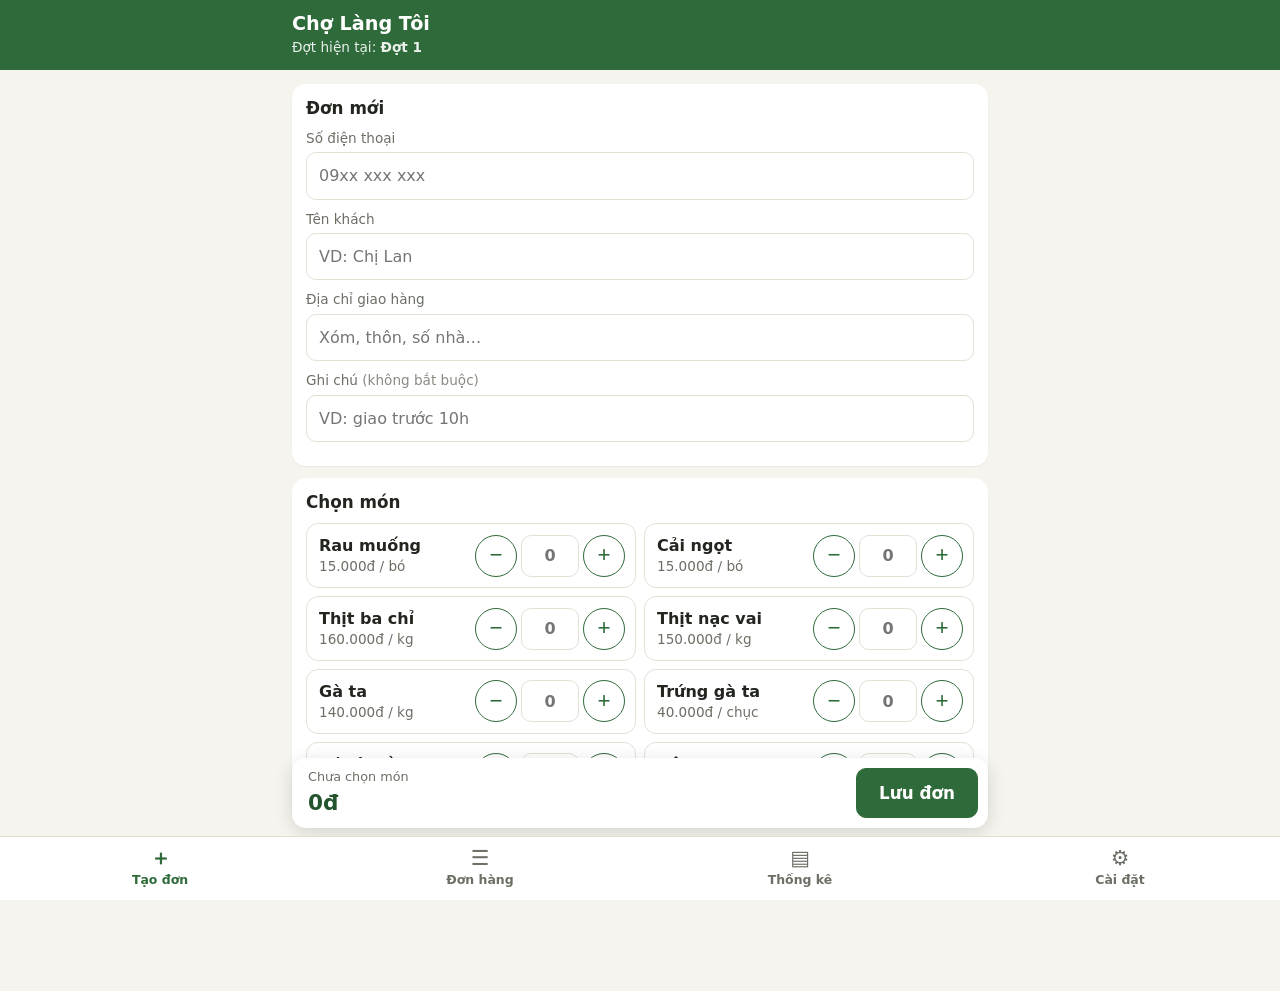
<file: index.html>
<!doctype html>
<html lang="vi">
<head>
  <meta charset="utf-8">
  <meta name="viewport" content="width=device-width, initial-scale=1, viewport-fit=cover">
  <meta name="theme-color" content="#2f6b3a">
  <meta name="apple-mobile-web-app-capable" content="yes">
  <meta name="apple-mobile-web-app-title" content="Chợ Làng Tôi">
  <title>Chợ Làng Tôi – Quản lý đơn</title>
  <meta name="description" content="Nhập đơn nhanh, thu tiền bằng mã QR đúng số tiền, xem tổng hàng cần chuẩn bị mỗi đợt. Web app miễn phí cho shop bán qua Zalo.">

  <!-- Ảnh và mô tả khi chia sẻ link qua Zalo, Facebook, Messenger -->
  <meta property="og:type" content="website">
  <meta property="og:locale" content="vi_VN">
  <meta property="og:site_name" content="Chợ Làng Tôi">
  <meta property="og:url" content="https://hungpq10x.github.io/cho-lang-toi/">
  <meta property="og:title" content="Chợ Làng Tôi – Nhập đơn nhanh, thu tiền bằng QR">
  <meta property="og:description" content="Quản lý đơn hàng cho shop bán qua Zalo: tự tính tiền, mã QR chuyển khoản đúng số tiền, tổng hàng cần chuẩn bị mỗi đợt.">
  <meta property="og:image" content="https://hungpq10x.github.io/cho-lang-toi/og-image.png">
  <meta property="og:image:width" content="1200">
  <meta property="og:image:height" content="630">
  <meta property="og:image:alt" content="Chợ Làng Tôi: nhập đơn nhanh, thu tiền bằng QR">
  <meta name="twitter:card" content="summary_large_image">

  <link rel="manifest" href="manifest.json">
  <link rel="icon" href="favicon.ico" sizes="48x48">
  <link rel="icon" href="icons/icon.svg" type="image/svg+xml">
  <link rel="apple-touch-icon" href="icons/apple-touch-icon.png">
  <link rel="stylesheet" href="css/style.css">
</head>
<body>
  <header class="topbar">
    <div>
      <h1 id="shop-name">Chợ Làng Tôi</h1>
      <p class="batch-label">Đợt hiện tại: <strong id="current-batch">—</strong></p>
    </div>
  </header>

  <main>
    <!-- Tab 1: Tạo đơn -->
    <section class="view" id="view-new" data-view="new">
      <form id="order-form" autocomplete="off" novalidate>
        <div class="card">
          <div class="card-head">
            <h2 id="form-title">Đơn mới</h2>
            <button type="button" class="btn-link hidden" id="cancel-edit">Huỷ sửa</button>
          </div>
          <label class="field">
            <span>Số điện thoại</span>
            <input type="tel" name="phone" inputmode="numeric" placeholder="09xx xxx xxx" maxlength="12">
          </label>
          <div class="suggest" id="customer-suggest"></div>
          <label class="field">
            <span>Tên khách</span>
            <input type="text" name="name" placeholder="VD: Chị Lan">
          </label>
          <label class="field">
            <span>Địa chỉ giao hàng</span>
            <input type="text" name="address" placeholder="Xóm, thôn, số nhà…">
          </label>
          <label class="field">
            <span>Ghi chú <em>(không bắt buộc)</em></span>
            <input type="text" name="note" placeholder="VD: giao trước 10h">
          </label>
        </div>

        <div class="card">
          <h2>Chọn món</h2>
          <div id="product-picker" class="picker"></div>
          <p class="empty hidden" id="picker-empty">Chưa có món nào. Vào <b>Cài đặt</b> để thêm món hàng.</p>
        </div>

        <div class="form-bar">
          <div class="form-total">
            <span id="form-count">0 món</span>
            <strong id="form-total">0đ</strong>
          </div>
          <button type="submit" class="btn btn-primary btn-lg" id="save-order">Lưu đơn</button>
        </div>
      </form>
    </section>

    <!-- Tab 2: Đơn hàng -->
    <section class="view hidden" id="view-orders" data-view="orders">
      <div class="toolbar">
        <input type="search" id="order-search" placeholder="Tìm tên hoặc SĐT…">
        <select id="order-batch"></select>
      </div>
      <div class="chips" id="order-filter">
        <button type="button" class="chip active" data-filter="all">Tất cả</button>
        <button type="button" class="chip" data-filter="unpaid">Chưa TT</button>
        <button type="button" class="chip" data-filter="paid">Đã TT</button>
      </div>
      <p class="list-summary" id="order-summary"></p>
      <div id="order-list"></div>
    </section>

    <!-- Tab 3: Thống kê -->
    <section class="view hidden" id="view-stats" data-view="stats">
      <div class="toolbar">
        <select id="stats-scope"></select>
      </div>
      <div class="stat-grid" id="stat-tiles"></div>
      <div class="card">
        <div class="card-head">
          <h2>Hàng cần chuẩn bị</h2>
          <button type="button" class="btn btn-sm" id="copy-prep">Copy</button>
        </div>
        <div id="prep-list"></div>
      </div>
      <div class="card">
        <div class="card-head">
          <h2>Đóng gói theo khách</h2>
          <button type="button" class="btn btn-sm" id="copy-pack">Copy</button>
        </div>
        <div id="pack-list"></div>
      </div>
    </section>

    <!-- Tab 4: Cài đặt -->
    <section class="view hidden" id="view-settings" data-view="settings">
      <div class="card">
        <h2>Đợt hàng</h2>
        <p class="muted">Mỗi đơn mới sẽ được ghi vào đợt hiện tại. Khi chốt xong một đợt, mở đợt mới để thống kê riêng.</p>
        <div id="batch-list"></div>
        <button type="button" class="btn btn-primary" id="new-batch">+ Mở đợt mới</button>
      </div>

      <div class="card">
        <h2>Món hàng</h2>
        <div id="product-list"></div>
        <form id="product-add" class="product-row product-add" autocomplete="off">
          <input name="name" placeholder="Tên món" required>
          <input name="unit" placeholder="Đơn vị" required>
          <input name="price" placeholder="Giá" inputmode="numeric" required>
          <button type="submit" class="btn btn-primary">Thêm</button>
        </form>
      </div>

      <form class="card" id="bank-form" autocomplete="off">
        <h2>Tài khoản nhận tiền</h2>
        <p class="warn hidden" id="bank-warn">Đang dùng <b>tài khoản mẫu</b>. Hãy nhập tài khoản thật trước khi gửi mã QR cho khách.</p>
        <label class="field">
          <span>Tên cửa hàng</span>
          <input name="shopName" required>
        </label>
        <label class="field">
          <span>Ngân hàng</span>
          <select name="bankBin" id="bank-select"></select>
        </label>
        <label class="field">
          <span>Số tài khoản</span>
          <input name="accountNo" inputmode="numeric" required>
        </label>
        <label class="field">
          <span>Tên chủ tài khoản (không dấu)</span>
          <input name="accountName" required>
        </label>
        <div class="row-actions">
          <button type="submit" class="btn btn-primary">Lưu</button>
          <button type="button" class="btn" id="bank-test">Xem QR thử</button>
        </div>
      </form>

      <div class="card">
        <h2>Sao lưu dữ liệu</h2>
        <p class="muted">Dữ liệu chỉ nằm trên máy này. Nên tải bản sao lưu sau mỗi đợt hàng để phòng mất máy hoặc xoá trình duyệt.</p>
        <p class="muted" id="backup-info"></p>
        <div class="row-actions wrap">
          <button type="button" class="btn btn-primary" id="export-json">Tải bản sao lưu</button>
          <button type="button" class="btn" id="export-csv">Xuất Excel (CSV)</button>
          <label class="btn">
            Khôi phục từ file
            <input type="file" id="import-json" accept="application/json,.json" hidden>
          </label>
        </div>
      </div>
    </section>
  </main>

  <nav class="tabbar">
    <button type="button" data-tab="new" class="active"><span class="ico">＋</span>Tạo đơn</button>
    <button type="button" data-tab="orders"><span class="ico">☰</span>Đơn hàng<b class="badge hidden" id="unpaid-badge"></b></button>
    <button type="button" data-tab="stats"><span class="ico">▤</span>Thống kê</button>
    <button type="button" data-tab="settings"><span class="ico">⚙</span>Cài đặt</button>
  </nav>

  <!-- Hộp thoại QR -->
  <dialog id="qr-dialog">
    <div class="qr-box">
      <button type="button" class="qr-close" data-close aria-label="Đóng">✕</button>
      <h3 id="qr-title"></h3>
      <p class="qr-amount" id="qr-amount"></p>
      <img id="qr-img" alt="Mã QR chuyển khoản" width="300" height="300">
      <p class="qr-info" id="qr-info"></p>
      <p class="warn hidden" id="qr-warn">Đây là tài khoản mẫu, chưa nhận được tiền thật.</p>
      <div class="row-actions">
        <button type="button" class="btn btn-primary" id="qr-share">Gửi ảnh QR</button>
        <button type="button" class="btn" id="qr-copy">Copy tin nhắn</button>
      </div>
    </div>
  </dialog>

  <div class="toast" id="toast" role="status" aria-live="polite"></div>

  <script src="js/store.js"></script>
  <script src="js/app.js"></script>
  <script src="js/order-form.js"></script>
  <script src="js/orders.js"></script>
  <script src="js/stats.js"></script>
  <script src="js/settings.js"></script>
  <script>App.start();</script>
</body>
</html>
</file>
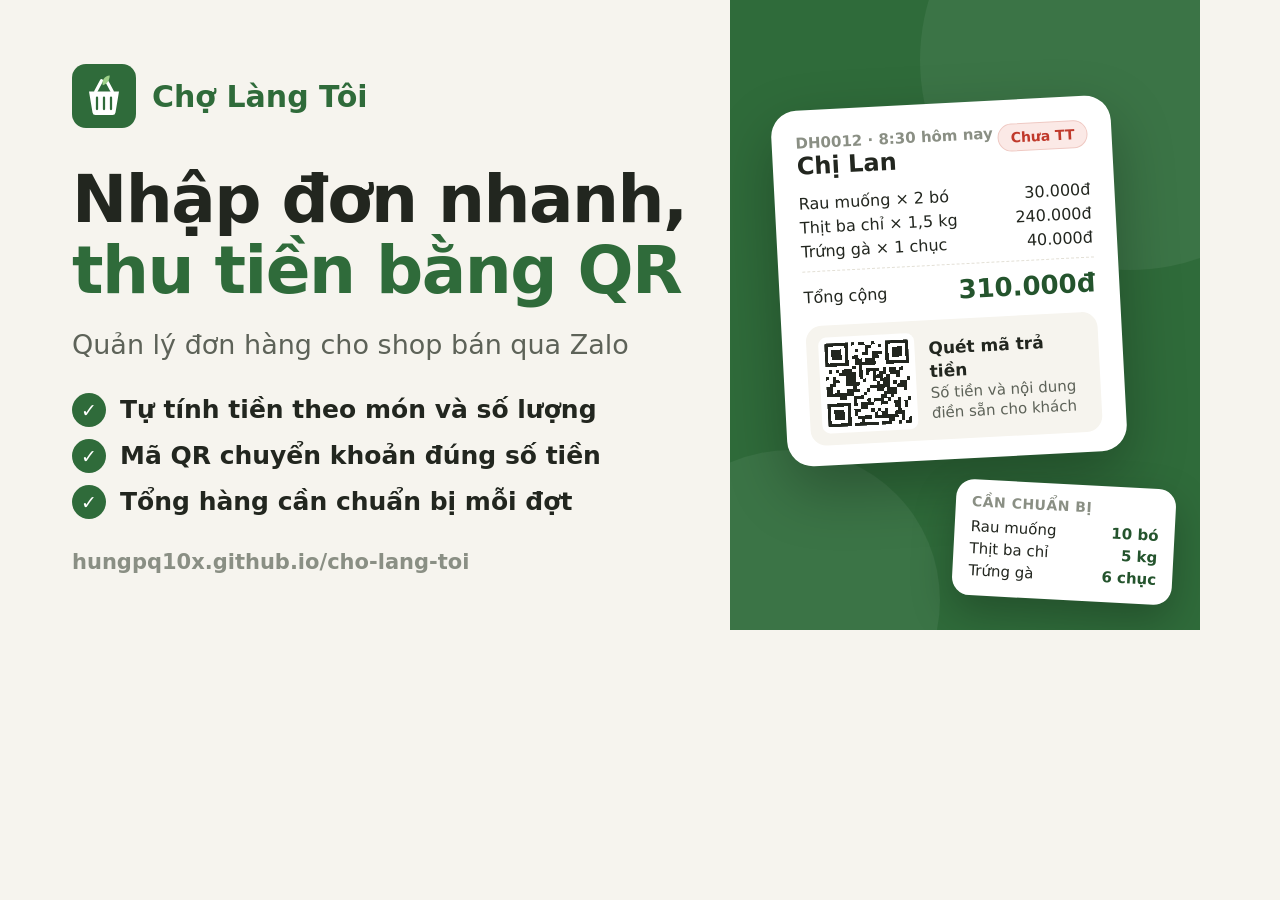
<file: tools/og.html>
<!doctype html>
<!-- Nguồn của ảnh og-image.png (1200×630). Xuất lại bằng tools/make-og.ps1 -->
<html lang="vi">
<head>
<meta charset="utf-8">
<style>
  * { box-sizing: border-box; margin: 0; }
  html, body { width: 1200px; height: 630px; overflow: hidden; }
  body {
    font-family: "Segoe UI", system-ui, sans-serif;
    background: #f6f4ee; color: #22261f;
    display: grid; grid-template-columns: 1fr 470px;
  }
  .left { padding: 64px 40px 56px 72px; display: flex; flex-direction: column; }
  .brand { display: flex; align-items: center; gap: 16px; font-size: 30px; font-weight: 700; color: #2f6b3a; }
  .brand svg { width: 64px; height: 64px; }
  h1 { font-size: 66px; line-height: 1.08; font-weight: 800; letter-spacing: -1.5px; margin-top: 36px; }
  h1 em { font-style: normal; color: #2f6b3a; }
  .sub { font-size: 27px; color: #5d6258; margin-top: 20px; line-height: 1.35; }
  ul { list-style: none; padding: 0; margin-top: 30px; display: grid; gap: 12px; }
  li { font-size: 25px; font-weight: 600; display: flex; align-items: center; gap: 14px; }
  li b {
    width: 34px; height: 34px; border-radius: 50%; background: #2f6b3a; color: #fff;
    display: inline-flex; align-items: center; justify-content: center; font-size: 19px;
  }
  .url { margin-top: auto; font-size: 21px; color: #8a8f84; font-weight: 600; }

  .right {
    background: #2f6b3a; position: relative; overflow: hidden;
    display: flex; align-items: center; justify-content: center;
  }
  .right::before, .right::after {
    content: ""; position: absolute; border-radius: 50%; background: rgba(255,255,255,.06);
  }
  .right::before { width: 420px; height: 420px; top: -150px; right: -140px; }
  .right::after { width: 300px; height: 300px; bottom: -120px; left: -90px; }

  .card {
    position: relative; z-index: 1; width: 340px; background: #fff; border-radius: 26px;
    padding: 24px 24px 20px; box-shadow: 0 24px 60px rgba(0,0,0,.28); transform: translate(-16px, -34px) rotate(-3deg);
  }
  .card-top { display: flex; justify-content: space-between; align-items: flex-start; }
  .code { font-size: 15px; color: #8a8f84; font-weight: 600; }
  .name { font-size: 24px; font-weight: 800; }
  .pill { font-size: 14px; font-weight: 800; color: #c0392b; background: #fbe9e6; border: 1.5px solid #efc9c3; border-radius: 99px; padding: 5px 12px; }
  .items { margin: 14px 0 10px; font-size: 16px; display: grid; gap: 5px; }
  .items div { display: flex; justify-content: space-between; }
  .total { display: flex; justify-content: space-between; align-items: center; border-top: 1.5px dashed #e3e0d6; padding-top: 10px; font-size: 16px; }
  .total strong { font-size: 26px; color: #24542d; }
  .qr { display: flex; gap: 14px; align-items: center; margin-top: 14px; background: #f6f4ee; border-radius: 16px; padding: 12px; }
  .qr svg { width: 96px; height: 96px; flex: none; background: #fff; border-radius: 8px; padding: 6px; }
  .qr p { font-size: 15px; color: #5d6258; line-height: 1.35; }
  .qr p b { display: block; color: #22261f; font-size: 17px; }

  .prep {
    position: absolute; z-index: 2; right: 26px; bottom: 30px; width: 220px;
    background: #fff; border-radius: 18px; padding: 14px 16px; transform: rotate(3deg);
    box-shadow: 0 16px 40px rgba(0,0,0,.25); font-size: 15px;
  }
  .prep h4 { font-size: 14px; color: #8a8f84; text-transform: uppercase; letter-spacing: .5px; margin-bottom: 6px; }
  .prep div { display: flex; justify-content: space-between; padding: 2px 0; }
  .prep strong { color: #24542d; }
</style>
</head>
<body>
  <section class="left">
    <div class="brand">
      <svg viewBox="0 0 512 512" aria-hidden="true">
        <rect width="512" height="512" rx="112" fill="#2f6b3a"/>
        <path d="M136 220h240l-28 168a24 24 0 0 1-24 20H188a24 24 0 0 1-24-20z" fill="#fff"/>
        <path d="M190 220l46-86M322 220l-46-86" stroke="#fff" stroke-width="26" stroke-linecap="round" fill="none"/>
        <path d="M200 268v92M256 268v92M312 268v92" stroke="#2f6b3a" stroke-width="18" stroke-linecap="round"/>
        <path d="M246 170c-10-40 14-74 56-78-2 44-26 70-56 78z" fill="#9fd18a"/>
      </svg>
      Chợ Làng Tôi
    </div>
    <h1>Nhập đơn nhanh,<br><em>thu tiền bằng QR</em></h1>
    <p class="sub">Quản lý đơn hàng cho shop bán qua Zalo</p>
    <ul>
      <li><b>✓</b>Tự tính tiền theo món và số lượng</li>
      <li><b>✓</b>Mã QR chuyển khoản đúng số tiền</li>
      <li><b>✓</b>Tổng hàng cần chuẩn bị mỗi đợt</li>
    </ul>
    <p class="url">hungpq10x.github.io/cho-lang-toi</p>
  </section>

  <section class="right">
    <div class="card">
      <div class="card-top">
        <div><div class="code">DH0012 · 8:30 hôm nay</div><div class="name">Chị Lan</div></div>
        <span class="pill">Chưa TT</span>
      </div>
      <div class="items">
        <div><span>Rau muống × 2 bó</span><span>30.000đ</span></div>
        <div><span>Thịt ba chỉ × 1,5 kg</span><span>240.000đ</span></div>
        <div><span>Trứng gà × 1 chục</span><span>40.000đ</span></div>
      </div>
      <div class="total"><span>Tổng cộng</span><strong>310.000đ</strong></div>
      <div class="qr">
        <svg id="qr" viewBox="0 0 25 25" shape-rendering="crispEdges"></svg>
        <p><b>Quét mã trả tiền</b>Số tiền và nội dung<br>điền sẵn cho khách</p>
      </div>
    </div>
    <div class="prep">
      <h4>Cần chuẩn bị</h4>
      <div><span>Rau muống</span><strong>10 bó</strong></div>
      <div><span>Thịt ba chỉ</span><strong>5 kg</strong></div>
      <div><span>Trứng gà</span><strong>6 chục</strong></div>
    </div>
  </section>

<script>
  // Hoạ tiết giống mã QR (chỉ để trang trí, không quét được).
  const n = 25, svg = document.getElementById('qr');
  let seed = 7;
  const rnd = () => (seed = (seed * 16807) % 2147483647) / 2147483647;
  const finder = (x, y) => `<rect x="${x}" y="${y}" width="7" height="7" fill="#22261f"/><rect x="${x + 1}" y="${y + 1}" width="5" height="5" fill="#fff"/><rect x="${x + 2}" y="${y + 2}" width="3" height="3" fill="#22261f"/>`;
  const inFinder = (x, y) => (x < 8 && y < 8) || (x > n - 9 && y < 8) || (x < 8 && y > n - 9);
  let cells = '';
  for (let y = 0; y < n; y++) for (let x = 0; x < n; x++) {
    if (!inFinder(x, y) && rnd() < 0.5) cells += `<rect x="${x}" y="${y}" width="1" height="1" fill="#22261f"/>`;
  }
  svg.innerHTML = cells + finder(0, 0) + finder(n - 7, 0) + finder(0, n - 7);
</script>
</body>
</html>
</file>
<file: css/style.css>
:root {
  --green: #2f6b3a;
  --green-dark: #24542d;
  --green-soft: #e6f1e3;
  --red: #c0392b;
  --red-soft: #fbe9e6;
  --amber-soft: #fff4d6;
  --amber: #8a5a00;
  --bg: #f6f4ee;
  --card: #ffffff;
  --text: #22261f;
  --muted: #6b7065;
  --line: #e3e0d6;
  --radius: 14px;
  --tabbar-h: 64px;
  --safe-b: env(safe-area-inset-bottom, 0px);
}

* { box-sizing: border-box; }

html { -webkit-text-size-adjust: 100%; }

body {
  margin: 0;
  font-family: system-ui, -apple-system, "Segoe UI", Roboto, "Helvetica Neue", Arial, sans-serif;
  font-size: 16px;
  line-height: 1.45;
  color: var(--text);
  background: var(--bg);
  padding-bottom: calc(var(--tabbar-h) + var(--safe-b));
}

h1, h2, h3 { margin: 0; line-height: 1.25; }
h2 { font-size: 1.05rem; margin-bottom: 10px; }
.hidden { display: none !important; }
.muted { color: var(--muted); font-size: .9rem; margin: 0 0 10px; }
.empty { color: var(--muted); text-align: center; padding: 18px 8px; margin: 0; }
.warn {
  background: var(--amber-soft); color: var(--amber);
  border-radius: 10px; padding: 10px 12px; font-size: .9rem; margin: 0 0 12px;
}

/* ---------- Khung ---------- */
.topbar {
  position: sticky; top: 0; z-index: 10;
  background: var(--green); color: #fff;
  padding: 12px 16px calc(12px) ;
  padding-top: calc(12px + env(safe-area-inset-top, 0px));
}
.topbar > div { max-width: 696px; margin: 0 auto; }
.topbar h1 { font-size: 1.2rem; }
.batch-label { margin: 2px 0 0; font-size: .85rem; opacity: .9; }

main { max-width: 720px; margin: 0 auto; padding: 14px 12px 24px; }

.card {
  background: var(--card); border-radius: var(--radius);
  padding: 14px; margin-bottom: 12px;
  box-shadow: 0 1px 2px rgba(0,0,0,.05);
  scroll-margin-top: 84px;
}
.card-head { display: flex; align-items: center; justify-content: space-between; gap: 8px; margin-bottom: 10px; }
.card-head h2 { margin: 0; }

/* ---------- Ô nhập ---------- */
.field { display: block; margin-bottom: 10px; }
.field > span { display: block; font-size: .85rem; color: var(--muted); margin-bottom: 4px; }
.field em { font-style: normal; opacity: .8; }
input, select {
  width: 100%; min-width: 0; font: inherit; color: inherit;
  padding: 11px 12px; border: 1.5px solid var(--line); border-radius: 10px;
  background: #fff; min-height: 46px;
}
input:focus, select:focus { outline: none; border-color: var(--green); box-shadow: 0 0 0 3px var(--green-soft); }
input.invalid { border-color: var(--red); background: var(--red-soft); }

/* ---------- Nút ---------- */
.btn {
  display: inline-flex; align-items: center; justify-content: center; gap: 6px;
  font: inherit; font-weight: 600; cursor: pointer;
  padding: 10px 16px; min-height: 44px;
  border-radius: 10px; border: 1.5px solid var(--line);
  background: #fff; color: var(--text);
  -webkit-tap-highlight-color: transparent;
}
.btn:active { transform: scale(.97); }
.btn-primary { background: var(--green); border-color: var(--green); color: #fff; }
.btn-primary:active { background: var(--green-dark); }
.btn-danger { color: var(--red); border-color: #efc9c3; }
.btn-sm { padding: 6px 12px; min-height: 36px; font-size: .9rem; }
.btn-lg { padding: 12px 22px; font-size: 1.05rem; }
.btn-link { background: none; border: 0; color: var(--red); font: inherit; font-weight: 600; cursor: pointer; padding: 4px; }
.row-actions { display: flex; gap: 8px; }
.row-actions.wrap { flex-wrap: wrap; }
.row-actions > .btn { flex: 1; }

/* ---------- Tạo đơn ---------- */
.suggest { display: flex; flex-wrap: wrap; gap: 6px; margin: -4px 0 10px; }
.suggest:empty { display: none; }
.suggest button {
  font: inherit; font-size: .88rem; text-align: left; cursor: pointer;
  border: 1.5px solid var(--green); background: var(--green-soft); color: var(--green-dark);
  border-radius: 10px; padding: 6px 10px;
}

.picker { display: grid; gap: 8px; }
.pick {
  display: grid; grid-template-columns: 1fr auto; align-items: center; gap: 8px;
  border: 1.5px solid var(--line); border-radius: 12px; padding: 10px 10px 10px 12px;
}
.pick.on { border-color: var(--green); background: var(--green-soft); }
.pick-name { font-weight: 600; }
.pick-price { font-size: .85rem; color: var(--muted); }
.pick-sub { font-size: .85rem; color: var(--green-dark); font-weight: 600; }
.stepper { display: flex; align-items: center; gap: 4px; }
.stepper button {
  width: 42px; height: 42px; border-radius: 50%;
  border: 1.5px solid var(--green); background: #fff; color: var(--green);
  font-size: 1.4rem; line-height: 1; cursor: pointer; -webkit-tap-highlight-color: transparent;
}
.stepper button:active { background: var(--green-soft); }
.stepper input { width: 58px; min-height: 42px; text-align: center; padding: 6px 4px; font-weight: 700; }

.form-bar {
  position: sticky; bottom: calc(var(--tabbar-h) + var(--safe-b) + 8px); z-index: 5;
  display: flex; align-items: center; justify-content: space-between; gap: 12px;
  background: var(--card); border-radius: var(--radius); padding: 10px 10px 10px 16px;
  box-shadow: 0 4px 18px rgba(0,0,0,.14);
}
.form-total span { display: block; font-size: .8rem; color: var(--muted); }
.form-total strong { font-size: 1.35rem; color: var(--green-dark); }

/* ---------- Danh sách đơn ---------- */
.toolbar { display: flex; gap: 8px; margin-bottom: 10px; }
.toolbar input { flex: 1.4; }
.toolbar select { flex: 1; }
.chips { display: flex; gap: 6px; margin-bottom: 8px; }
.chip {
  font: inherit; font-size: .9rem; font-weight: 600; cursor: pointer;
  padding: 7px 14px; border-radius: 999px; border: 1.5px solid var(--line); background: #fff; color: var(--muted);
}
.chip.active { background: var(--green); border-color: var(--green); color: #fff; }
.list-summary { font-size: .88rem; color: var(--muted); margin: 0 0 10px; }

.order { padding: 12px 14px; }
.order-top { display: flex; justify-content: space-between; align-items: flex-start; gap: 8px; }
.order-code { font-size: .8rem; color: var(--muted); }
.order-name { font-weight: 700; font-size: 1.02rem; }
.order-contact { font-size: .88rem; color: var(--muted); margin: 2px 0 8px; word-break: break-word; }
.order-contact a { color: inherit; }
.order-items { margin: 0 0 8px; padding: 0; list-style: none; font-size: .92rem; }
.order-items li { display: flex; justify-content: space-between; gap: 8px; padding: 2px 0; }
.order-note { font-size: .88rem; background: var(--bg); border-radius: 8px; padding: 6px 10px; margin: 0 0 8px; }
.order-total { display: flex; justify-content: space-between; align-items: center; border-top: 1px dashed var(--line); padding-top: 8px; margin-bottom: 10px; }
.order-total strong { font-size: 1.15rem; }
.order-actions { display: grid; grid-template-columns: 1fr 1fr 1fr 1fr; gap: 6px; }
.order-actions .btn { padding: 6px 4px; min-height: 38px; font-size: .88rem; }

.status {
  font: inherit; font-size: .82rem; font-weight: 700; cursor: pointer; white-space: nowrap;
  border-radius: 999px; padding: 6px 12px; border: 1.5px solid;
}
.status.unpaid { color: var(--red); background: var(--red-soft); border-color: #efc9c3; }
.status.paid { color: var(--green-dark); background: var(--green-soft); border-color: #b9d8b3; }

/* ---------- Thống kê ---------- */
.stat-grid { display: grid; grid-template-columns: 1fr 1fr; gap: 10px; margin-bottom: 12px; }
.stat { background: var(--card); border-radius: var(--radius); padding: 12px 14px; box-shadow: 0 1px 2px rgba(0,0,0,.05); }
.stat.wide { grid-column: span 2; background: var(--green); color: #fff; }
.stat span { display: block; font-size: .82rem; opacity: .8; }
.stat strong { font-size: 1.3rem; }
.stat.wide strong { font-size: 1.8rem; }
.stat.paid strong { color: var(--green-dark); }
.stat.unpaid strong { color: var(--red); }

.prep { width: 100%; border-collapse: collapse; }
.prep td { padding: 9px 4px; border-bottom: 1px solid var(--line); }
.prep tr:last-child td { border-bottom: 0; }
.prep .qty { text-align: right; font-weight: 800; font-size: 1.1rem; color: var(--green-dark); white-space: nowrap; }
.prep .unit { font-weight: 500; font-size: .9rem; color: var(--muted); }
.prep .money { text-align: right; color: var(--muted); font-size: .85rem; white-space: nowrap; }

.pack { border-bottom: 1px solid var(--line); padding: 8px 0; font-size: .92rem; }
.pack:last-child { border-bottom: 0; }
.pack b { display: block; }

/* ---------- Cài đặt ---------- */
.batch {
  display: flex; justify-content: space-between; align-items: center; gap: 8px;
  padding: 8px 0; border-bottom: 1px solid var(--line); font-size: .92rem;
}
.batch:last-child { border-bottom: 0; margin-bottom: 10px; }
.batch .cur { color: var(--green-dark); font-weight: 700; }

.product-row { display: grid; grid-template-columns: 1.6fr .9fr 1fr auto; gap: 6px; margin-bottom: 8px; align-items: center; }
.product-row input { padding: 8px; min-height: 42px; font-size: .95rem; }
.product-row.off input { opacity: .5; }
.product-head { font-size: .8rem; color: var(--muted); margin-bottom: 4px; }
.product-head span:last-child { width: 42px; }
.product-add { margin-top: 12px; padding-top: 12px; border-top: 1px dashed var(--line); }
.icon-btn {
  width: 42px; height: 42px; border-radius: 10px; cursor: pointer; font-size: 1rem;
  border: 1.5px solid var(--line); background: #fff;
}

/* ---------- Thanh tab ---------- */
.tabbar {
  position: fixed; left: 0; right: 0; bottom: 0; z-index: 20;
  display: grid; grid-template-columns: repeat(4, 1fr);
  height: calc(var(--tabbar-h) + var(--safe-b)); padding-bottom: var(--safe-b);
  background: #fff; border-top: 1px solid var(--line);
}
.tabbar button {
  position: relative; font: inherit; font-size: .78rem; font-weight: 600; color: var(--muted);
  background: none; border: 0; cursor: pointer; display: flex; flex-direction: column; align-items: center; justify-content: center; gap: 2px;
  -webkit-tap-highlight-color: transparent;
}
.tabbar .ico { font-size: 1.3rem; line-height: 1; }
.tabbar button.active { color: var(--green); }
.badge {
  position: absolute; top: 6px; left: calc(50% + 8px);
  background: var(--red); color: #fff; font-size: .7rem; border-radius: 999px; padding: 1px 6px; min-width: 18px;
}

/* ---------- QR ---------- */
dialog {
  border: 0; border-radius: 18px; padding: 0; width: min(92vw, 380px);
  box-shadow: 0 10px 40px rgba(0,0,0,.3);
}
dialog::backdrop { background: rgba(20, 30, 20, .55); }
.qr-box { position: relative; padding: 18px 16px 16px; text-align: center; }
.qr-close { position: absolute; top: 8px; right: 8px; width: 38px; height: 38px; border: 0; background: var(--bg); border-radius: 50%; font-size: 1rem; cursor: pointer; }
.qr-amount { font-size: 1.6rem; font-weight: 800; color: var(--green-dark); margin: 4px 0 6px; }
#qr-img { width: 100%; max-width: 300px; height: auto; aspect-ratio: 1; background: var(--bg); border-radius: 10px; }
.qr-info { font-size: .88rem; color: var(--muted); margin: 8px 0 12px; }

/* ---------- Thông báo ---------- */
.toast {
  position: fixed; left: 50%; bottom: calc(var(--tabbar-h) + var(--safe-b) + 90px); z-index: 50;
  transform: translate(-50%, 20px); opacity: 0; pointer-events: none;
  background: #22261f; color: #fff; padding: 10px 18px; border-radius: 999px; font-size: .92rem;
  transition: opacity .2s, transform .2s; width: max-content; max-width: 90vw; text-align: center;
}
.toast.show { opacity: 1; transform: translate(-50%, 0); }

@media (min-width: 700px) {
  .picker { grid-template-columns: 1fr 1fr; }
  .stat-grid { grid-template-columns: repeat(4, 1fr); }
  .stat.wide { grid-column: span 4; }
}
</file>
